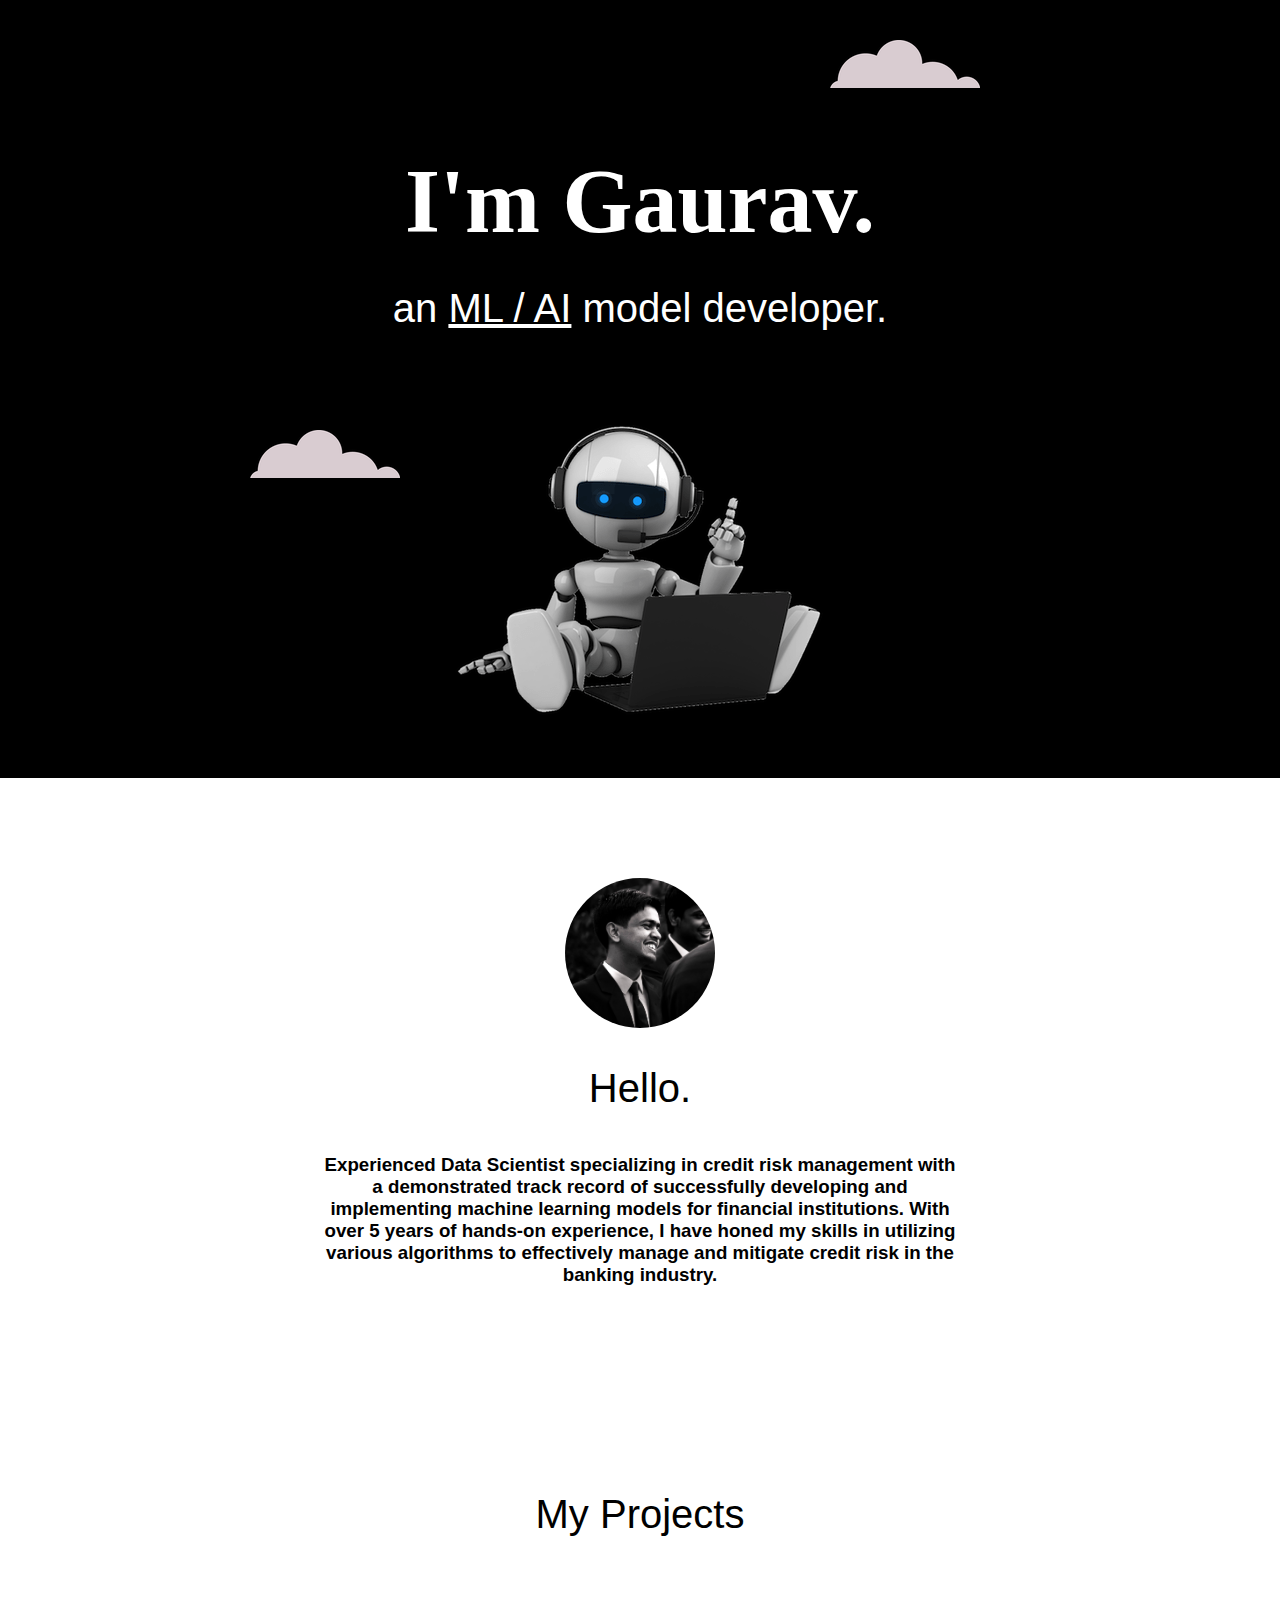
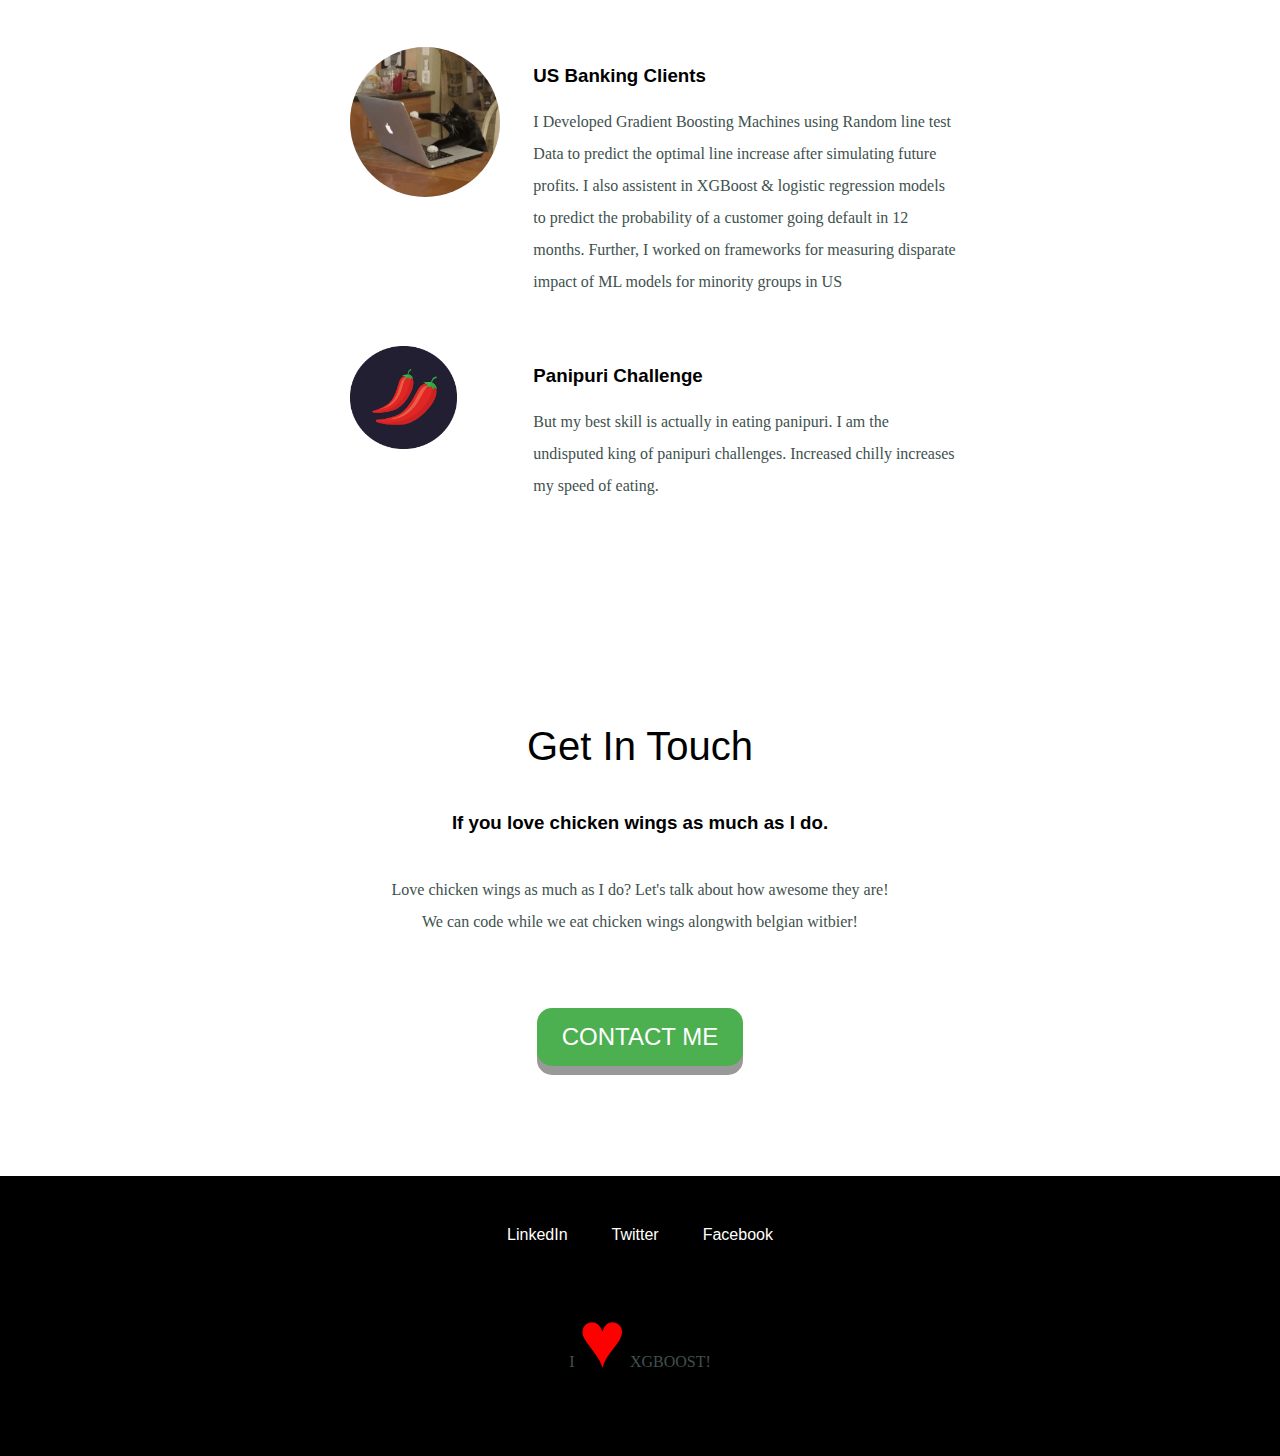
<file: index.html>
<!DOCTYPE html>
<html>

<head>
  <meta http-equiv="Content-Type" content="text/html; charset=UTF-8">

  <title>Gaurav Kumar</title>
  <link rel="stylesheet" href="./styles.css">
  <link rel="preconnect" href="https://fonts.googleapis.com">
  <link rel="preconnect" href="https://fonts.gstatic.com" crossorigin>
  <link href="https://fonts.googleapis.com/css2?family=Roboto+Slab:wght@600&display=swap" rel="stylesheet">


</head>



<body cz-shortcut-listen="true">
  <div class="top-container">
    <img class="top-cloud" src="./Assets/Images/cloud.png" alt="cloud" >
    <div class="title-text">
      <h1>I'm Gaurav.</h1>
      <h2>an <span class="pro">ML / AI</span> model developer.</h2>
    </div>
    <img class="bottom-cloud" src="./Assets/Images/cloud.png" alt="cloud">
    <img class="mountain" src="./Assets/Images/Robot.png" alt="mountain-img">
  </div>

  <div class="middle-container">
    <div class="profile">
      <img src="./Assets/Images/DP1.jpg" alt="gaurav-profile-img" height="150px" class="DP1">
      <h2 class="hello">Hello.</h2>
      <h3 class="intro">Experienced Data Scientist specializing in credit risk management with a demonstrated track record of successfully developing and implementing machine learning models for financial institutions. With over 5 years of hands-on experience, 
        I have honed my skills in utilizing various algorithms to effectively manage and mitigate credit risk in the banking industry.</h3>
    </div>
    <hr>
    <div class="skills">
      <h2 class="project-head">My Projects</h2>
      <div class="parent">
        <div class="typing">
          <img src="./Assets/Images/cat-typing.gif" alt="typing cat" width="150px" class="cat">
        </div>
        <div class="coding">
          <h3>US Banking Clients</h3>
          <p>I Developed Gradient Boosting Machines using Random line test Data to predict the optimal line increase after simulating future profits.
            I also assistent in XGBoost & logistic regression models to predict the probability of a customer going default in 12 months. Further,
            I worked on  frameworks for measuring disparate impact of ML models for minority groups in US </p>
        </div>
        <div class="chillies">
          <img class="chilli-img" src="./Assets/Images/chillies.png" alt="chillies-img" >
        </div>
        <div class="hot-wings">
          <h3>Panipuri Challenge</h3>
          <p>But my best skill is actually in eating panipuri. I am the undisputed king of panipuri challenges.
            Increased chilly increases my speed of eating.</p>
        </div>

      </div>


      <hr />
      <div class="contact-me">
        <h2 class="getintouch">Get In Touch</h2>
        <h3>If you love chicken wings as much as I do.</h3>
        <p class="contact-message">Love chicken wings as much as I do? Let's talk about how awesome they are! We can code
          while we eat chicken wings alongwith belgian witbier!</p>
        <a class="btn" href="mailto:gauravru0211@gmail.com">CONTACT ME</a>
      </div>
    </div>
  </div>
  <div class="bottom-container">
    <a class="footer-link" href="https://www.linkedin.com/in/gauravru0211/">LinkedIn</a>
    <a class="footer-link" href="https://twitter.com/gaurav9781">Twitter</a>
    <a class="footer-link" href="https://www.facebook.com/chicku16/">Facebook</a>
    <p>I <span style="font-size:500%;color:red;">&hearts;</span> XGBOOST!</p></p>
  </div>



</body>

</html>
</file>
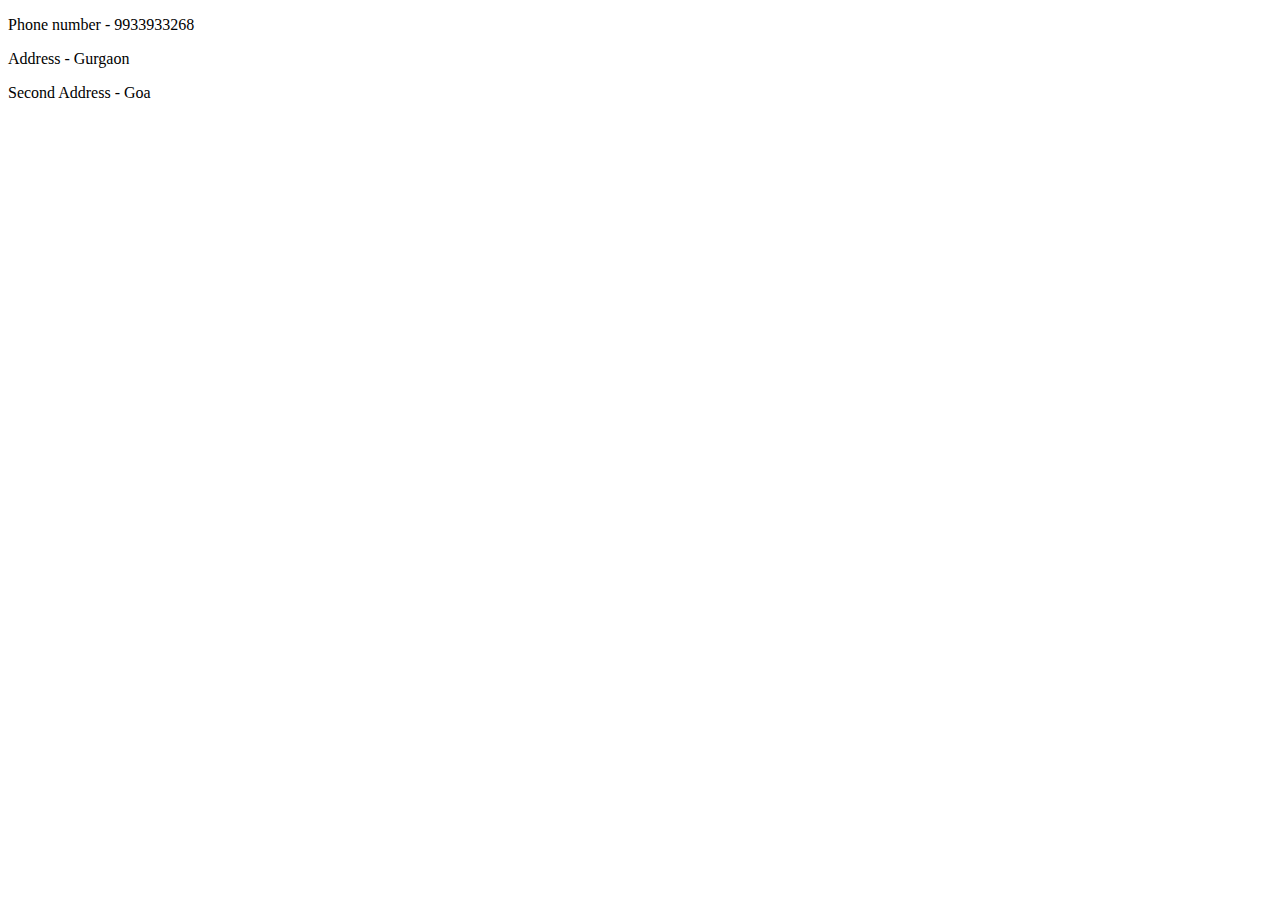
<file: Public/contact.html>
<!DOCTYPE html>
<html lang="en">
<head>
    <meta charset="UTF-8">
    <title>Contact Me</title>
</head>
<body>
    <p>Phone number - 9933933268</p>
    <p>Address - Gurgaon</p>
    <p>Second Address - Goa</p>
</body>
</html>
</file>
<file: styles.css>
body {
    color: #40514e;
    margin: 0;
    text-align: center;
    font-family: "Merriweather", serif;
  }
  
  h1 {
    color: white;
    font-size: 5.625rem;
    margin: 50px auto 0 auto;
    font-family: "Sacramento", cursive;
  }
  
  h2 {
    color: white;
    font-family: "Montserrat", sans-serif;
    font-size: 2.5rem;
    font-weight: normal;
    padding-bottom: 10px;
  }
  
  h3 {
    color: black;
    font-family: "Montserrat", sans-serif;
  }
  
  p {
    line-height: 2;
  }
  
  hr {
    border: dotted white 6px;
    border-bottom: none;
    width: 4%;
    margin: 100px auto;
  }
  
  a {
    color: white;
    font-family: "Montserrat", sans-serif;
    margin: 10px 20px;
    text-decoration: none;
  }
  
  a:hover {
    color: white;
  }
  
  .top-container {
    background-color: black;
    position: relative;
    padding-top: 100px;
  }
  
  .middle-container {
    margin: 100px 0;
  }
  
  .bottom-container {
    background-color: black;
    padding: 50px 0 20px;
  }
  
  .skill-row {
    width: 50%;
    margin: 100px auto 100px auto;
    text-align: left;
  }
  
  .pro {
    text-decoration: underline;
  }
  
  .intro {
    width: 50%;
    margin: auto;
  }
  
  .contact-message {
    width: 40%;
    margin: 40px auto 60px;
  }
  
  .copyright {
    color: white;
    font-size: 0.75rem;
    padding: 20px 0;
  }
  
  .top-cloud {
    position: absolute;
    right: 300px;
    top: 40px;
  }
  
  .bottom-cloud {
    position: absolute;
    left: 250px;
    bottom: 300px;
  }
  
  .code-img {
    width: 25%;
    float: left;
    margin-right: 30px;
  }
  
  .chilli-img {
    width: 50%;
    margin-left: 30px;
  }

  .DP1{
    border-radius: 75px;
  }

  
  .btn {
    display: inline-block;
    padding: 15px 25px;
    font-size: 24px;
    cursor: pointer;
    text-align: center;
    text-decoration: none;
    outline: none;
    color: #fff;
    background-color: #4CAF50;
    border: none;
    border-radius: 15px;
    box-shadow: 0 9px #999;
  }
  
  .btn:hover {
    background-color: #3e8e41
  }

  .btn:active {
    background-color: #3e8e41;
    box-shadow: 0 5px #666;
    transform: translateY(4px);
  }
  
  .parent {
    display: grid;
    grid-template-columns: 0.5fr 1fr;
    grid-template-rows: repeat(1, 1fr);
    width: 50%;
    margin: 100px auto 0 auto;
    text-align: left;
    row-gap: 2rem;
  }

  .project-head{
    color: black;
  }
  
  .hello{
    color: black;
  }

  .getintouch{

    color: black;
  }

  .cat{
    border-radius: 75px;
    margin-left: 30px;
    
  }
  /* .typing {
    grid-area: 1 / 1 / 3 / 3;
  }
  .coding {
    grid-area: 1 / 1 / 2 / 2;
  }
  .chillies {
    grid-area: 1 / 2 / 2 / 3;
  }
  .hot-wings {
    grid-area: 2 / 1 / 3 / 2;
  } */
</file>
